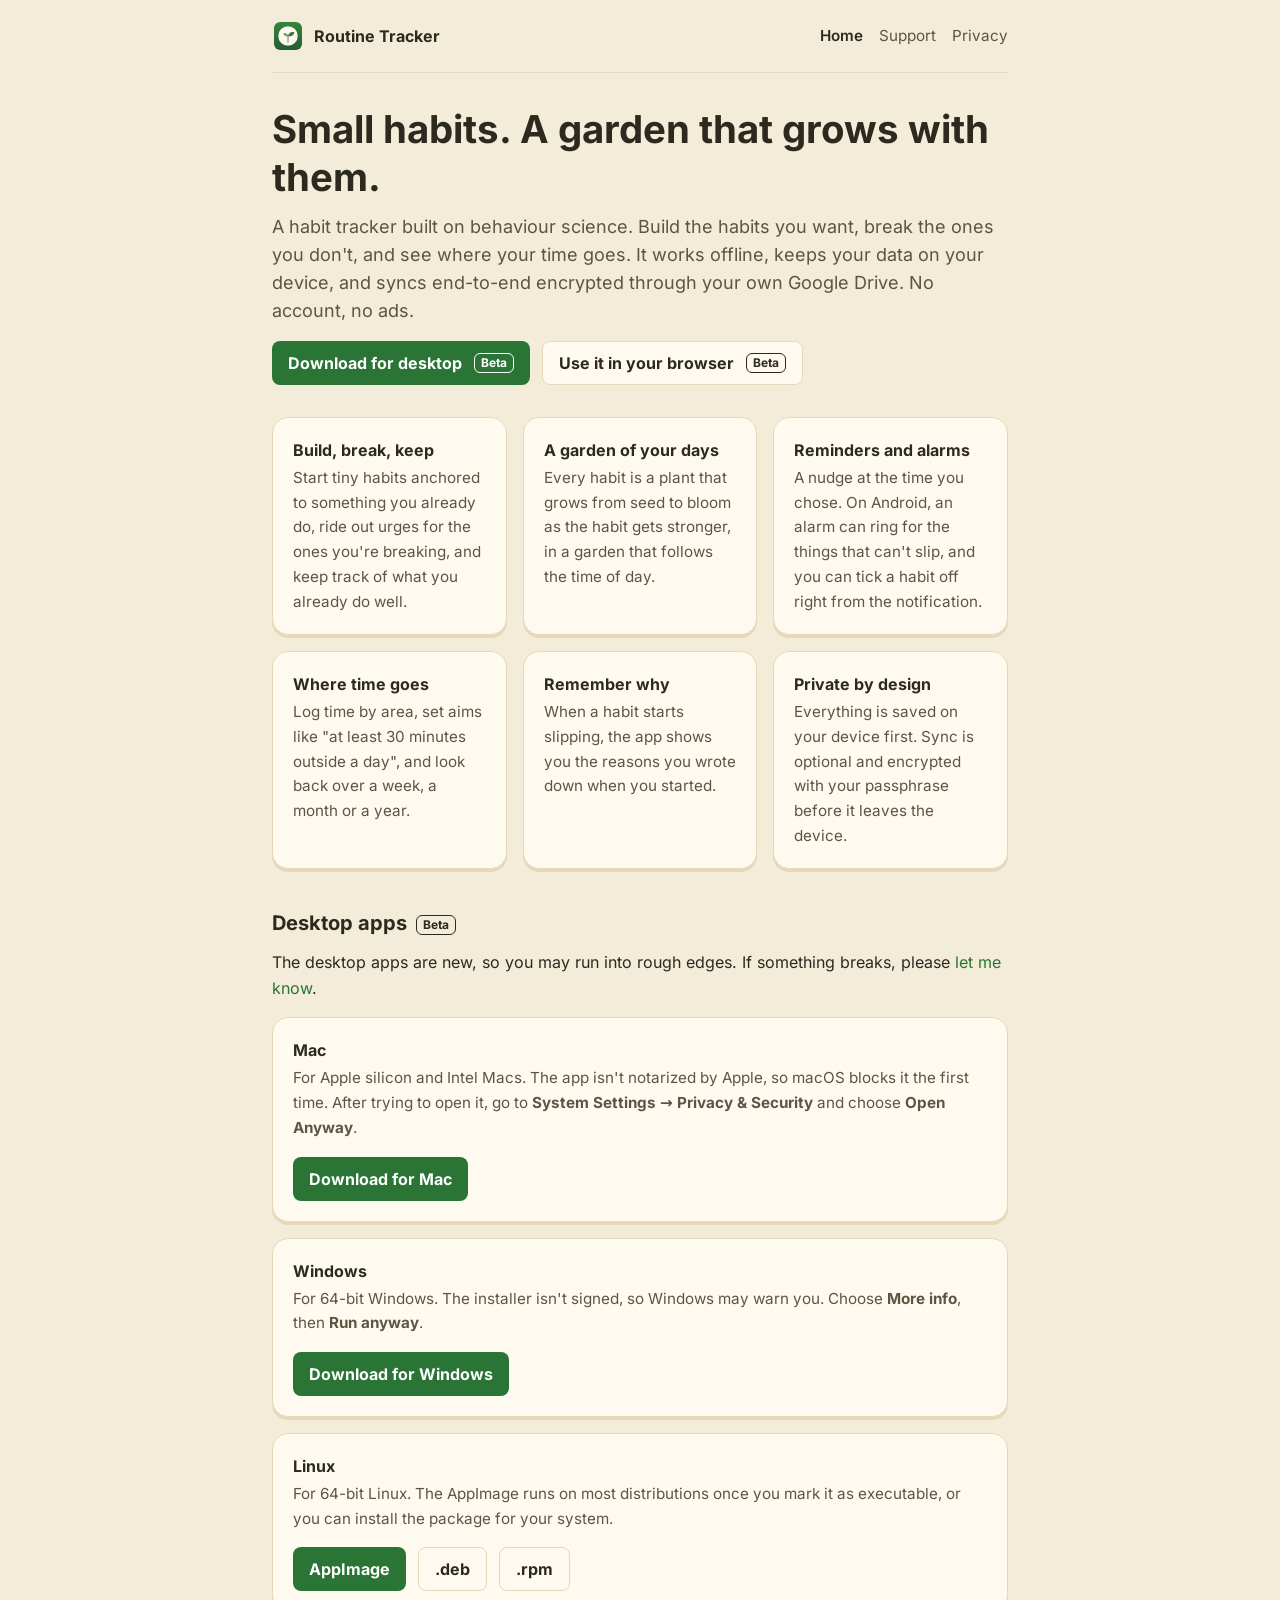
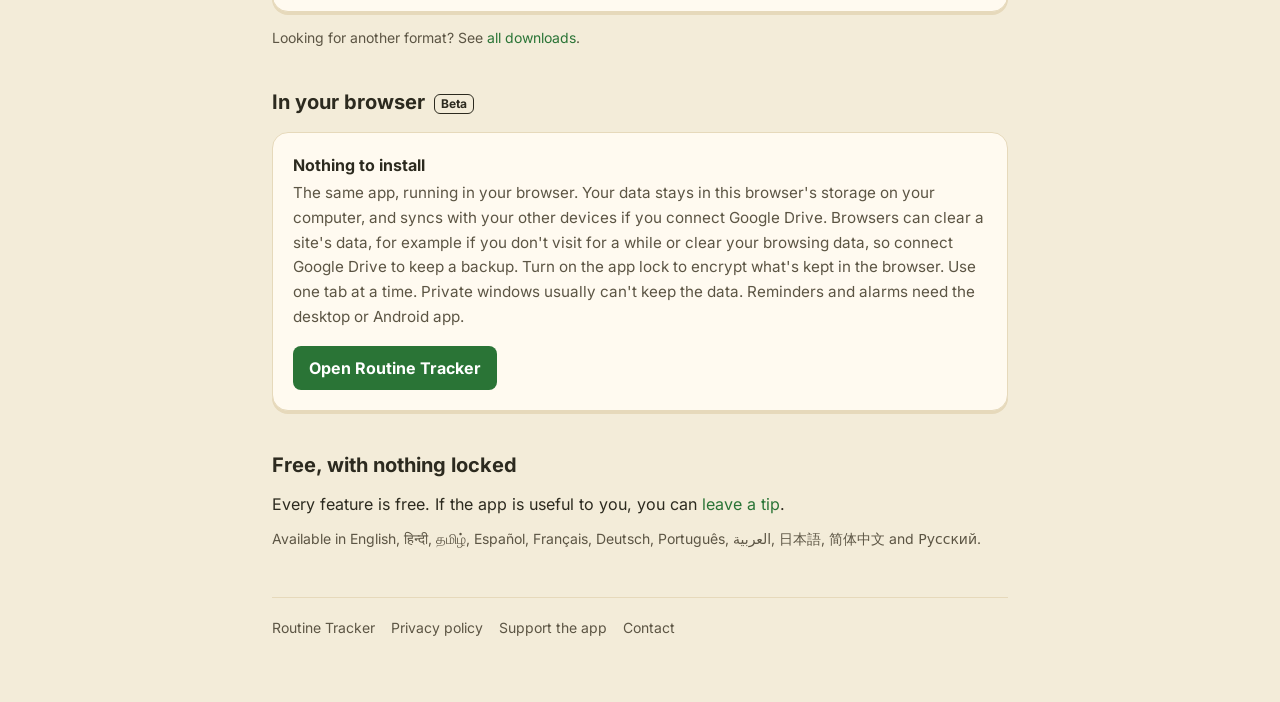
<file: index.html>
<!doctype html>
<html lang="en">

<head>
  <meta charset="utf-8">
  <meta name="viewport" content="width=device-width, initial-scale=1, viewport-fit=cover">
  <title>Routine Tracker</title>
  <meta name="description"
    content="A habit tracker built on behaviour science: offline, private, synced end-to-end encrypted through your own Google Drive.">
  <meta name="theme-color" content="#2a7436">
  <link rel="icon" href="icon.svg" type="image/svg+xml">
  <link rel="stylesheet" href="style.css">
</head>

<body>
  <div class="mx-auto max-w-3xl px-4 pb-16">
    <header class="mb-8 flex flex-wrap items-center gap-x-5 gap-y-3 border-b border-line py-5"><a
        class="me-auto flex items-center gap-2.5 font-bold text-fg no-underline hover:no-underline"
        href="index.html"><img class="size-8" src="icon.svg" alt="">Routine Tracker</a>
      <nav class="flex gap-4 text-[0.95rem]"><a class="font-semibold text-fg" href="index.html"
          aria-current="page">Home</a><a class="text-dim" href="support.html">Support</a><a class="text-dim"
          href="privacy.html">Privacy</a></nav>
    </header>
    <main>
      <h1 class="mb-3 text-[clamp(1.8rem,5vw,2.4rem)] leading-tight font-bold">Small habits. A garden that grows with
        them.</h1>
      <p class="text-lg text-dim">A habit tracker built on behaviour science. Build the habits you want, break the ones
        you don't, and see where your time goes. It works offline, keeps your data on your device, and syncs end-to-end
        encrypted through your own Google Drive. No account, no ads.</p>
      <div class="actions mb-8">
        <!-- Put back once listed (see README.md):
  <a class="btn" href="PLAY_STORE_URL">Get it on Google Play</a>
  -->
        <a class="btn" href="#desktop">Download for desktop <span class="badge">Beta</span></a>
        <a class="btn-outline" href="#browser">Use it in your browser <span class="badge">Beta</span></a>
      </div>
      <div class="grid grid-cols-[repeat(auto-fit,minmax(14rem,1fr))] gap-4">
        <div class="card">
          <h3>Build, break, keep</h3>
          <p>Start tiny habits anchored to something you already do, ride out urges for the ones you're breaking, and
            keep track of what you already do well.</p>
        </div>
        <div class="card">
          <h3>A garden of your days</h3>
          <p>Every habit is a plant that grows from seed to bloom as the habit gets stronger, in a garden that follows
            the time of day.</p>
        </div>
        <div class="card">
          <h3>Reminders and alarms</h3>
          <p>A nudge at the time you chose. On Android, an alarm can ring for the things that can't slip, and you can
            tick a habit off right from the notification.</p>
        </div>
        <div class="card">
          <h3>Where time goes</h3>
          <p>Log time by area, set aims like "at least 30 minutes outside a day", and look back over a week, a month or
            a year.</p>
        </div>
        <div class="card">
          <h3>Remember why</h3>
          <p>When a habit starts slipping, the app shows you the reasons you wrote down when you started.</p>
        </div>
        <div class="card">
          <h3>Private by design</h3>
          <p>Everything is saved on your device first. Sync is optional and encrypted with your passphrase before it
            leaves the device.</p>
        </div>
      </div>

      <h2 id="desktop">Desktop apps <span class="badge">Beta</span></h2>
      <p>The desktop apps are new, so you may run into rough edges. If something breaks, please <a
          href="mailto:vasanth260m12@gmail.com">let me know</a>.</p>
      <div class="card my-4">
        <h3>Mac</h3>
        <p>For Apple silicon and Intel Macs. The app isn't notarized by Apple, so macOS blocks it the first time. After
          trying to open it, go to <b>System Settings → Privacy &amp; Security</b> and choose <b>Open Anyway</b>.</p>
        <div class="actions"><a class="btn"
            href="https://github.com/VasanthakumarV/RoutineTracker/releases/download/v0.2.0-beta.1/Routine.Tracker_0.2.0_universal.dmg">Download
            for Mac</a></div>
      </div>
      <div class="card my-4">
        <h3>Windows</h3>
        <p>For 64-bit Windows. The installer isn't signed, so Windows may warn you. Choose <b>More info</b>, then <b>Run
            anyway</b>.</p>
        <div class="actions"><a class="btn"
            href="https://github.com/VasanthakumarV/RoutineTracker/releases/download/v0.2.0-beta.1/Routine.Tracker_0.2.0_x64-setup.exe">Download
            for Windows</a></div>
      </div>
      <div class="card my-4">
        <h3>Linux</h3>
        <p>For 64-bit Linux. The AppImage runs on most distributions once you mark it as executable, or you can install
          the package for your system.</p>
        <div class="actions">
          <a class="btn"
            href="https://github.com/VasanthakumarV/RoutineTracker/releases/download/v0.2.0-beta.1/Routine.Tracker_0.2.0_amd64.AppImage">AppImage</a>
          <a class="btn-outline"
            href="https://github.com/VasanthakumarV/RoutineTracker/releases/download/v0.2.0-beta.1/Routine.Tracker_0.2.0_amd64.deb">.deb</a>
          <a class="btn-outline"
            href="https://github.com/VasanthakumarV/RoutineTracker/releases/download/v0.2.0-beta.1/Routine.Tracker-0.2.0-1.x86_64.rpm">.rpm</a>
        </div>
      </div>
      <p class="text-sm text-dim">Looking for another format? See <a
          href="https://github.com/VasanthakumarV/RoutineTracker/releases">all downloads</a>.</p>

      <h2 id="browser">In your browser <span class="badge">Beta</span></h2>
      <div class="card my-4">
        <h3>Nothing to install</h3>
        <p>The same app, running in your browser. Your data stays in this browser's storage on your computer, and syncs
          with your other devices if you connect Google Drive. Browsers can clear a site's data, for example if you
          don't visit for a while or clear your browsing data, so connect Google Drive to keep a backup. Turn on the app
          lock to encrypt what's kept in the browser. Use one tab at a time. Private windows usually can't keep the
          data. Reminders and alarms need the desktop or Android app.</p>
        <div class="actions"><a class="btn" href="app/">Open Routine Tracker</a></div>
      </div>

      <h2>Free, with nothing locked</h2>
      <p>Every feature is free. If the app is useful to you, you can <a href="support.html">leave a tip</a>.</p>
      <p class="text-sm text-dim">Available in English, हिन्दी, தமிழ், Español, Français, Deutsch, Português, العربية,
        日本語, 简体中文 and Русский.</p>
    </main>
    <footer class="mt-12 flex flex-wrap gap-4 border-t border-line pt-5 text-sm text-dim"><span>Routine Tracker</span><a
        class="text-dim" href="privacy.html">Privacy policy</a><a class="text-dim" href="support.html">Support the
        app</a><a class="text-dim" href="mailto:vasanth260m12@gmail.com">Contact</a></footer>
  </div>
</body>

</html>
</file>
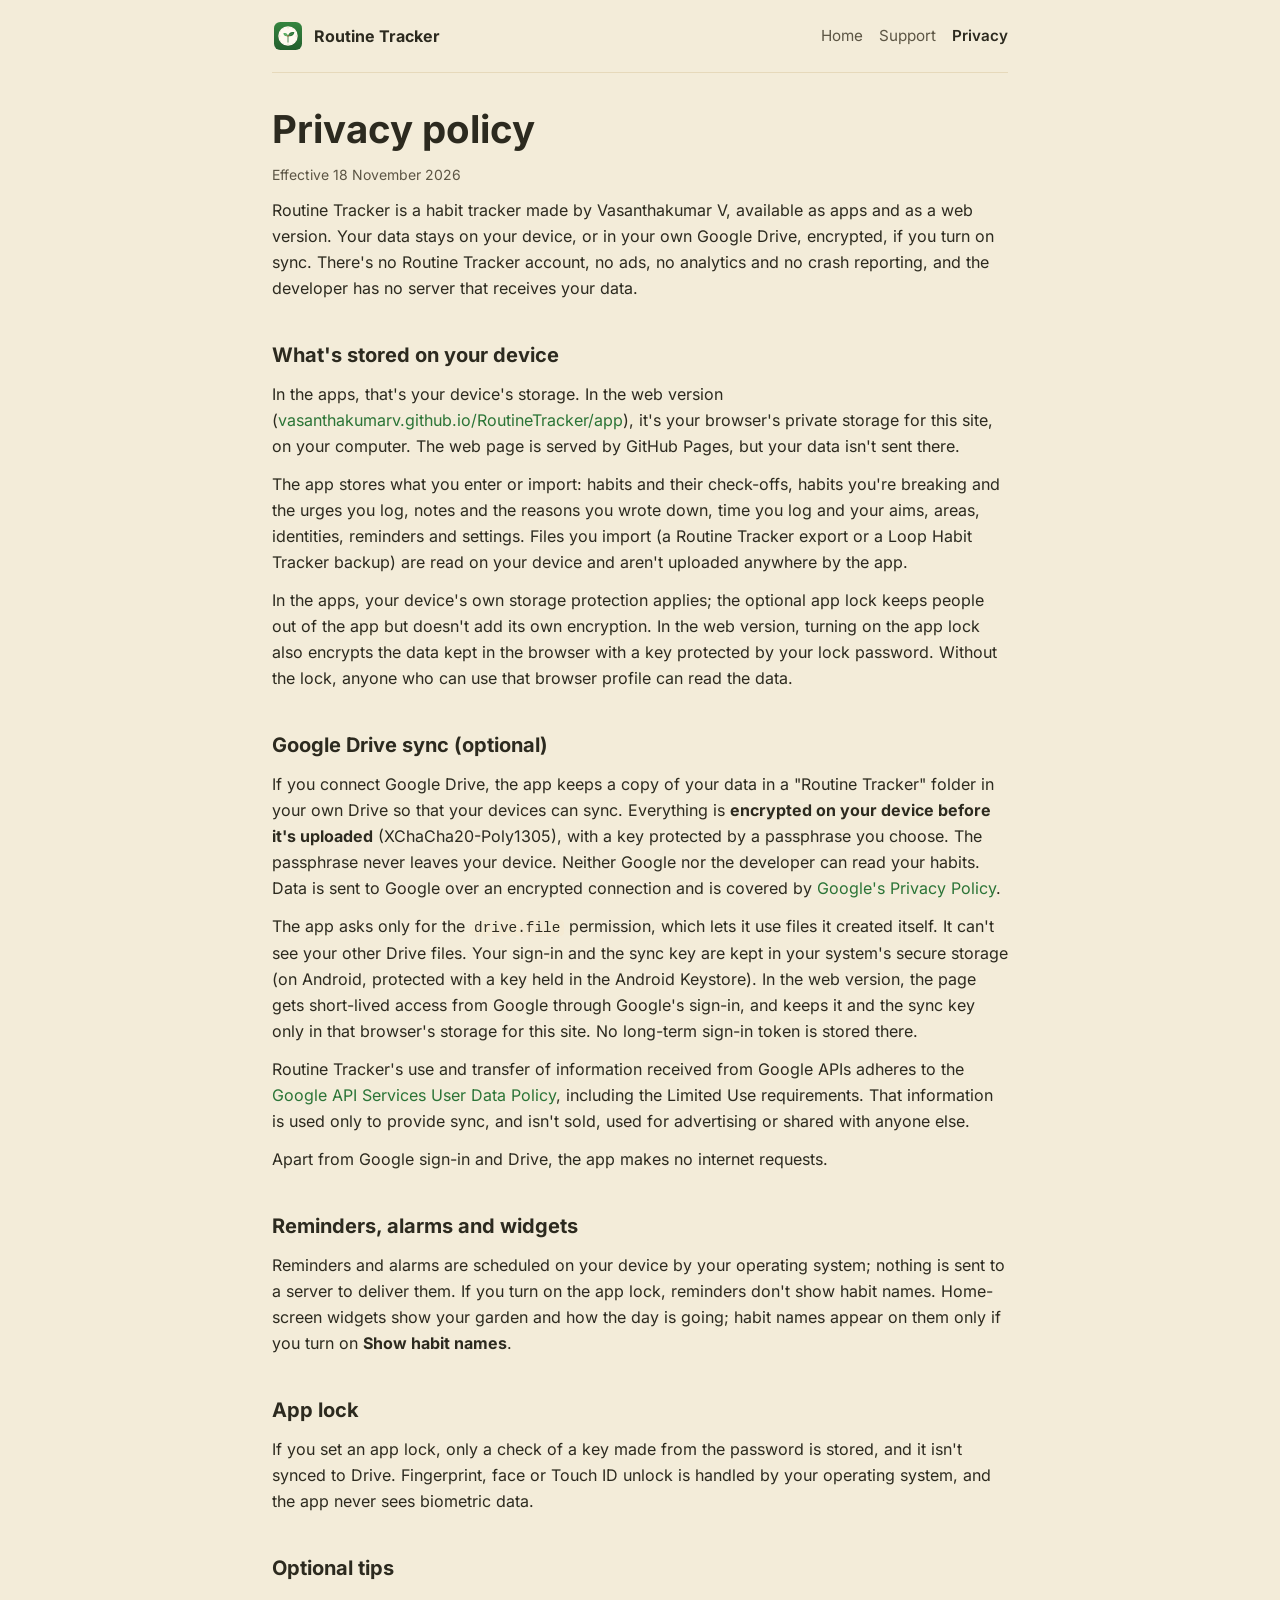
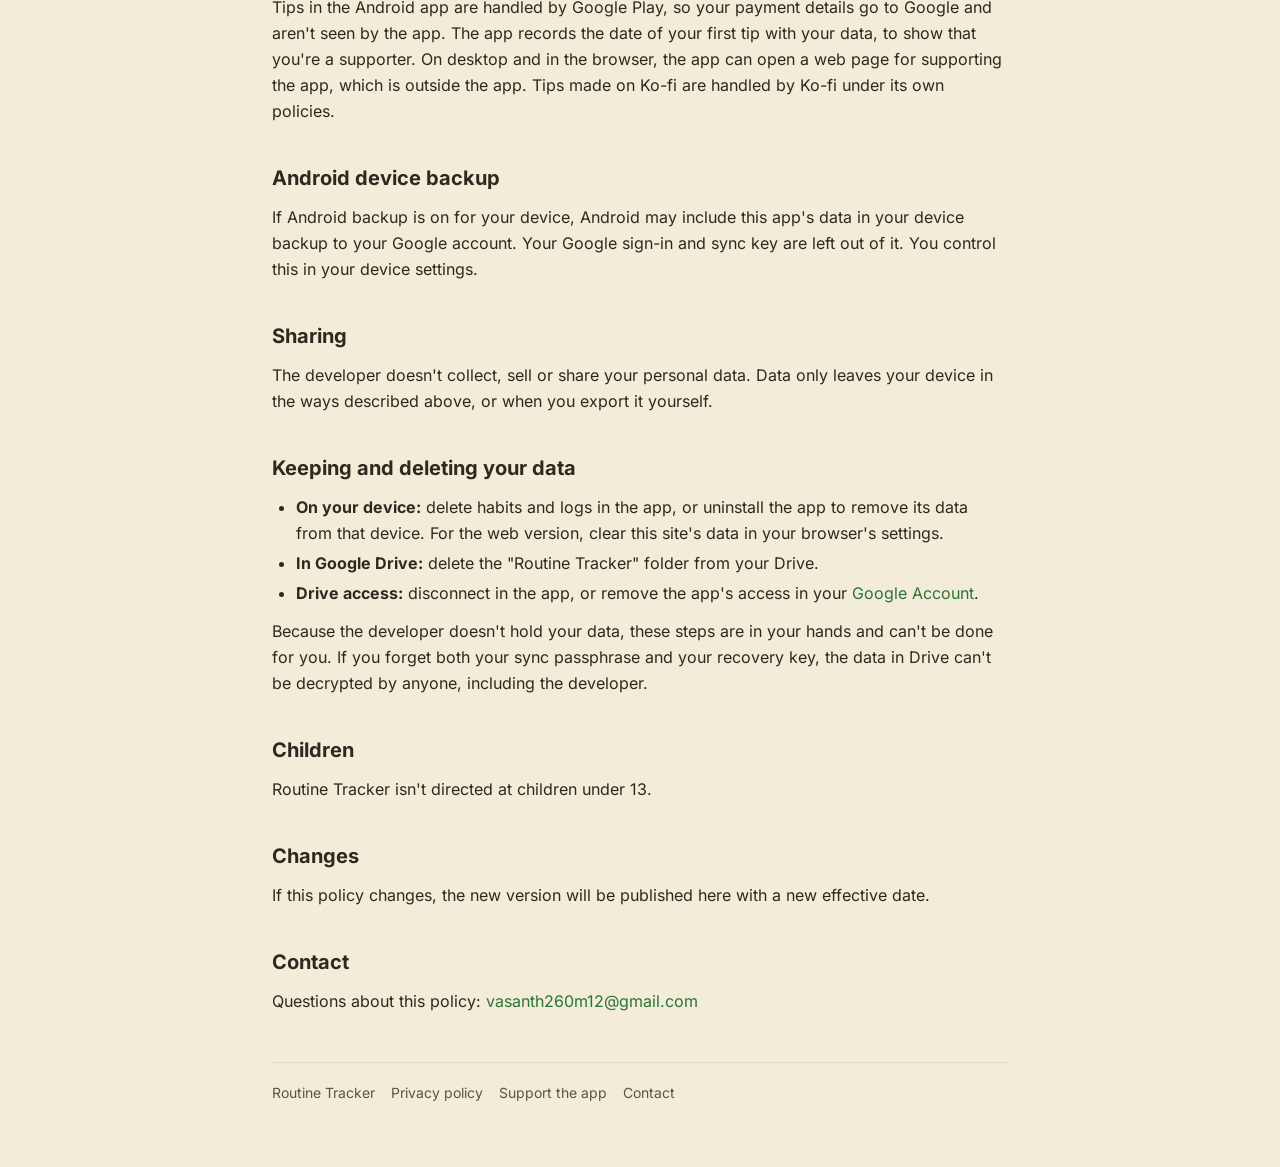
<file: privacy.html>
<!doctype html>
<html lang="en">
<head>
<meta charset="utf-8">
<meta name="viewport" content="width=device-width, initial-scale=1, viewport-fit=cover">
<title>Privacy Policy · Routine Tracker</title>
<meta name="description" content="How Routine Tracker handles your data: stored on your device, optionally synced end-to-end encrypted through your own Google Drive.">
<meta name="theme-color" content="#2a7436">
<link rel="icon" href="icon.svg" type="image/svg+xml">
<link rel="stylesheet" href="style.css">
</head>
<body>
<div class="mx-auto max-w-3xl px-4 pb-16">
<header class="mb-8 flex flex-wrap items-center gap-x-5 gap-y-3 border-b border-line py-5"><a class="me-auto flex items-center gap-2.5 font-bold text-fg no-underline hover:no-underline" href="index.html"><img class="size-8" src="icon.svg" alt="">Routine Tracker</a><nav class="flex gap-4 text-[0.95rem]"><a class="text-dim" href="index.html">Home</a><a class="text-dim" href="support.html">Support</a><a class="font-semibold text-fg" href="privacy.html" aria-current="page">Privacy</a></nav></header>
<main>
<h1 class="mb-3 text-[clamp(1.8rem,5vw,2.4rem)] leading-tight font-bold">Privacy policy</h1>
<p class="text-sm text-dim">Effective 18 November 2026</p>

<p>Routine Tracker is a habit tracker made by Vasanthakumar V, available as apps and as a web version. Your data stays on your device, or in your own Google Drive, encrypted, if you turn on sync. There's no Routine Tracker account, no ads, no analytics and no crash reporting, and the developer has no server that receives your data.</p>

<h2>What's stored on your device</h2>
<p>In the apps, that's your device's storage. In the web version (<a href="app/">vasanthakumarv.github.io/RoutineTracker/app</a>), it's your browser's private storage for this site, on your computer. The web page is served by GitHub Pages, but your data isn't sent there.</p>
<p>The app stores what you enter or import: habits and their check-offs, habits you're breaking and the urges you log, notes and the reasons you wrote down, time you log and your aims, areas, identities, reminders and settings. Files you import (a Routine Tracker export or a Loop Habit Tracker backup) are read on your device and aren't uploaded anywhere by the app.</p>
<p>In the apps, your device's own storage protection applies; the optional app lock keeps people out of the app but doesn't add its own encryption. In the web version, turning on the app lock also encrypts the data kept in the browser with a key protected by your lock password. Without the lock, anyone who can use that browser profile can read the data.</p>

<h2>Google Drive sync (optional)</h2>
<p>If you connect Google Drive, the app keeps a copy of your data in a "Routine Tracker" folder in your own Drive so that your devices can sync. Everything is <strong>encrypted on your device before it's uploaded</strong> (XChaCha20-Poly1305), with a key protected by a passphrase you choose. The passphrase never leaves your device. Neither Google nor the developer can read your habits. Data is sent to Google over an encrypted connection and is covered by <a href="https://policies.google.com/privacy">Google's Privacy Policy</a>.</p>
<p>The app asks only for the <code>drive.file</code> permission, which lets it use files it created itself. It can't see your other Drive files. Your sign-in and the sync key are kept in your system's secure storage (on Android, protected with a key held in the Android Keystore). In the web version, the page gets short-lived access from Google through Google's sign-in, and keeps it and the sync key only in that browser's storage for this site. No long-term sign-in token is stored there.</p>
<p>Routine Tracker's use and transfer of information received from Google APIs adheres to the <a href="https://developers.google.com/terms/api-services-user-data-policy">Google API Services User Data Policy</a>, including the Limited Use requirements. That information is used only to provide sync, and isn't sold, used for advertising or shared with anyone else.</p>
<p>Apart from Google sign-in and Drive, the app makes no internet requests.</p>

<h2>Reminders, alarms and widgets</h2>
<p>Reminders and alarms are scheduled on your device by your operating system; nothing is sent to a server to deliver them. If you turn on the app lock, reminders don't show habit names. Home-screen widgets show your garden and how the day is going; habit names appear on them only if you turn on <b>Show habit names</b>.</p>

<h2>App lock</h2>
<p>If you set an app lock, only a check of a key made from the password is stored, and it isn't synced to Drive. Fingerprint, face or Touch ID unlock is handled by your operating system, and the app never sees biometric data.</p>

<h2>Optional tips</h2>
<p>Tips in the Android app are handled by Google Play, so your payment details go to Google and aren't seen by the app. The app records the date of your first tip with your data, to show that you're a supporter. On desktop and in the browser, the app can open a web page for supporting the app, which is outside the app. Tips made on Ko-fi are handled by Ko-fi under its own policies.</p>

<h2>Android device backup</h2>
<p>If Android backup is on for your device, Android may include this app's data in your device backup to your Google account. Your Google sign-in and sync key are left out of it. You control this in your device settings.</p>

<h2>Sharing</h2>
<p>The developer doesn't collect, sell or share your personal data. Data only leaves your device in the ways described above, or when you export it yourself.</p>

<h2>Keeping and deleting your data</h2>
<ul>
  <li><strong>On your device:</strong> delete habits and logs in the app, or uninstall the app to remove its data from that device. For the web version, clear this site's data in your browser's settings.</li>
  <li><strong>In Google Drive:</strong> delete the "Routine Tracker" folder from your Drive.</li>
  <li><strong>Drive access:</strong> disconnect in the app, or remove the app's access in your <a href="https://myaccount.google.com/connections">Google Account</a>.</li>
</ul>
<p>Because the developer doesn't hold your data, these steps are in your hands and can't be done for you. If you forget both your sync passphrase and your recovery key, the data in Drive can't be decrypted by anyone, including the developer.</p>

<h2>Children</h2>
<p>Routine Tracker isn't directed at children under 13.</p>

<h2>Changes</h2>
<p>If this policy changes, the new version will be published here with a new effective date.</p>

<h2>Contact</h2>
<p>Questions about this policy: <a href="mailto:vasanth260m12@gmail.com">vasanth260m12@gmail.com</a></p>
</main>
<footer class="mt-12 flex flex-wrap gap-4 border-t border-line pt-5 text-sm text-dim"><span>Routine Tracker</span><a class="text-dim" href="privacy.html">Privacy policy</a><a class="text-dim" href="support.html">Support the app</a><a class="text-dim" href="mailto:vasanth260m12@gmail.com">Contact</a></footer>
</div>
</body>
</html>
</file>
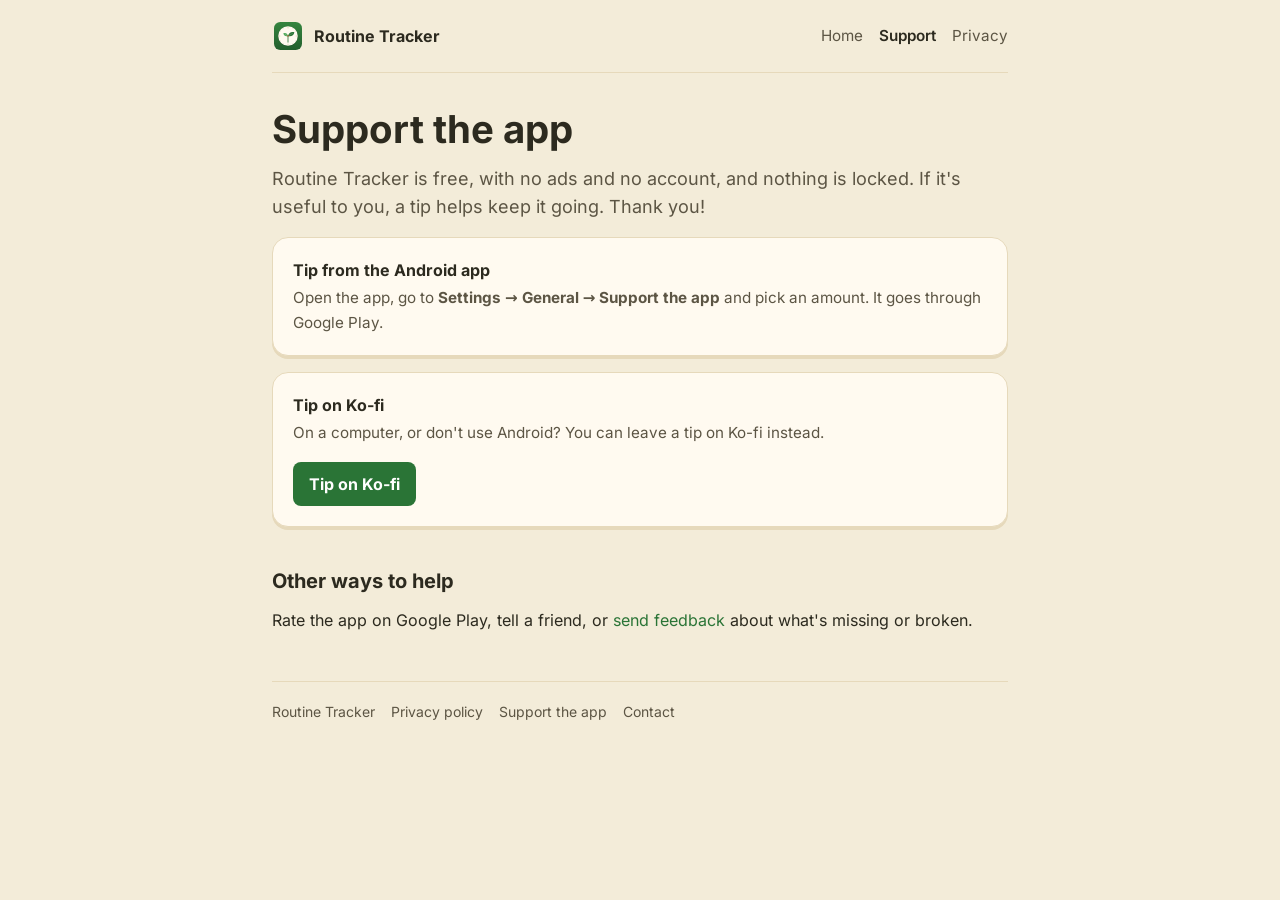
<file: support.html>
<!doctype html>
<html lang="en">
<head>
<meta charset="utf-8">
<meta name="viewport" content="width=device-width, initial-scale=1, viewport-fit=cover">
<title>Support Routine Tracker</title>
<meta name="description" content="Leave an optional tip for Routine Tracker through Google Play or Ko-fi.">
<meta name="theme-color" content="#2a7436">
<link rel="icon" href="icon.svg" type="image/svg+xml">
<link rel="stylesheet" href="style.css">
</head>
<body>
<div class="mx-auto max-w-3xl px-4 pb-16">
<header class="mb-8 flex flex-wrap items-center gap-x-5 gap-y-3 border-b border-line py-5"><a class="me-auto flex items-center gap-2.5 font-bold text-fg no-underline hover:no-underline" href="index.html"><img class="size-8" src="icon.svg" alt="">Routine Tracker</a><nav class="flex gap-4 text-[0.95rem]"><a class="text-dim" href="index.html">Home</a><a class="font-semibold text-fg" href="support.html" aria-current="page">Support</a><a class="text-dim" href="privacy.html">Privacy</a></nav></header>
<main>
<h1 class="mb-3 text-[clamp(1.8rem,5vw,2.4rem)] leading-tight font-bold">Support the app</h1>
<p class="text-lg text-dim">Routine Tracker is free, with no ads and no account, and nothing is locked. If it's useful to you, a tip helps keep it going. Thank you!</p>
<div class="card my-4">
  <h3>Tip from the Android app</h3>
  <p>Open the app, go to <b>Settings → General → Support the app</b> and pick an amount. It goes through Google Play.</p>
  <!-- Put back once listed (see README.md):
  <div class="actions"><a class="btn" href="PLAY_STORE_URL">Get it on Google Play</a></div>
  -->
</div>
<div class="card my-4">
  <h3>Tip on Ko-fi</h3>
  <p>On a computer, or don't use Android? You can leave a tip on Ko-fi instead.</p>
  <div class="actions"><a class="btn" href="https://ko-fi.com/vasanthakumarv">Tip on Ko-fi</a></div>
</div>
<h2>Other ways to help</h2>
<p>Rate the app on Google Play, tell a friend, or <a href="mailto:vasanth260m12@gmail.com">send feedback</a> about what's missing or broken.</p>
</main>
<footer class="mt-12 flex flex-wrap gap-4 border-t border-line pt-5 text-sm text-dim"><span>Routine Tracker</span><a class="text-dim" href="privacy.html">Privacy policy</a><a class="text-dim" href="support.html">Support the app</a><a class="text-dim" href="mailto:vasanth260m12@gmail.com">Contact</a></footer>
</div>
</body>
</html>
</file>
<file: style.css>
/*! tailwindcss v4.3.5 | MIT License | https://tailwindcss.com */
@layer properties{@supports (((-webkit-hyphens:none)) and (not (margin-trim:block))) or ((-moz-orient:inline) and (not (color:rgb(from red r g b)))){*,:before,:after,::backdrop{--tw-border-style:solid;--tw-leading:initial;--tw-font-weight:initial;--tw-shadow:0 0 #0000;--tw-shadow-color:initial;--tw-shadow-alpha:100%;--tw-inset-shadow:0 0 #0000;--tw-inset-shadow-color:initial;--tw-inset-shadow-alpha:100%;--tw-ring-color:initial;--tw-ring-shadow:0 0 #0000;--tw-inset-ring-color:initial;--tw-inset-ring-shadow:0 0 #0000;--tw-ring-inset:initial;--tw-ring-offset-width:0px;--tw-ring-offset-color:#fff;--tw-ring-offset-shadow:0 0 #0000;--tw-space-y-reverse:0;--tw-blur:initial;--tw-brightness:initial;--tw-contrast:initial;--tw-grayscale:initial;--tw-hue-rotate:initial;--tw-invert:initial;--tw-opacity:initial;--tw-saturate:initial;--tw-sepia:initial;--tw-drop-shadow:initial;--tw-drop-shadow-color:initial;--tw-drop-shadow-alpha:100%;--tw-drop-shadow-size:initial}}}@layer theme{:root,:host{--font-sans:"Inter", system-ui, -apple-system, "Segoe UI", Roboto, "Noto Sans", sans-serif;--font-mono:ui-monospace, SFMono-Regular, Menlo, Monaco, Consolas, "Liberation Mono", "Courier New", monospace;--spacing:.25rem;--container-3xl:48rem;--text-xs:.75rem;--text-xs--line-height:calc(1 / .75);--text-sm:.875rem;--text-sm--line-height:calc(1.25 / .875);--text-base:1rem;--text-base--line-height:calc(1.5 / 1);--text-lg:1.125rem;--text-lg--line-height:calc(1.75 / 1.125);--text-xl:1.25rem;--text-xl--line-height:calc(1.75 / 1.25);--font-weight-semibold:600;--font-weight-bold:700;--leading-tight:1.25;--leading-normal:1.5;--leading-relaxed:1.625;--radius-md:.375rem;--radius-lg:.5rem;--radius-2xl:1rem;--default-font-family:var(--font-sans);--default-mono-font-family:var(--font-mono)}}@layer base{*,:after,:before,::backdrop{box-sizing:border-box;border:0 solid;margin:0;padding:0}::file-selector-button{box-sizing:border-box;border:0 solid;margin:0;padding:0}html,:host{-webkit-text-size-adjust:100%;tab-size:4;line-height:1.5;font-family:var(--default-font-family,-apple-system, BlinkMacSystemFont, "Segoe UI", Roboto, "Helvetica Neue", "Noto Sans", Arial, sans-serif, "Apple Color Emoji", "Segoe UI Emoji", "Segoe UI Symbol", "Noto Color Emoji");font-feature-settings:var(--default-font-feature-settings,normal);font-variation-settings:var(--default-font-variation-settings,normal);-webkit-tap-highlight-color:transparent}hr{height:0;color:inherit;border-top-width:1px}abbr:where([title]){-webkit-text-decoration:underline dotted;text-decoration:underline dotted}h1,h2,h3,h4,h5,h6{font-size:inherit;font-weight:inherit}a{color:inherit;-webkit-text-decoration:inherit;-webkit-text-decoration:inherit;-webkit-text-decoration:inherit;text-decoration:inherit}b,strong{font-weight:bolder}code,kbd,samp,pre{font-family:var(--default-mono-font-family,ui-monospace, SFMono-Regular, Menlo, Monaco, Consolas, "Liberation Mono", "Courier New", monospace);font-feature-settings:var(--default-mono-font-feature-settings,normal);font-variation-settings:var(--default-mono-font-variation-settings,normal);font-size:1em}small{font-size:80%}sub,sup{vertical-align:baseline;font-size:75%;line-height:0;position:relative}sub{bottom:-.25em}sup{top:-.5em}table{text-indent:0;border-color:inherit;border-collapse:collapse}:-moz-focusring:where(:not(iframe)){outline:auto}progress{vertical-align:baseline}summary{display:list-item}ol,ul,menu{list-style:none}img,svg,video,canvas,audio,iframe,embed,object{vertical-align:middle;display:block}img,video{max-width:100%;height:auto}button,input,select,optgroup,textarea{font:inherit;font-feature-settings:inherit;font-variation-settings:inherit;letter-spacing:inherit;color:inherit;opacity:1;background-color:#0000;border-radius:0}::file-selector-button{font:inherit;font-feature-settings:inherit;font-variation-settings:inherit;letter-spacing:inherit;color:inherit;opacity:1;background-color:#0000;border-radius:0}:where(select:is([multiple],[size])) optgroup{font-weight:bolder}:where(select:is([multiple],[size])) optgroup option{padding-inline-start:20px}::file-selector-button{margin-inline-end:4px}::placeholder{opacity:1}@supports (not ((-webkit-appearance:-apple-pay-button))) or (contain-intrinsic-size:1px){::placeholder{color:currentColor}@supports (color:color-mix(in lab, red, red)){::placeholder{color:color-mix(in oklab, currentcolor 50%, transparent)}}}textarea{resize:vertical}::-webkit-search-decoration{-webkit-appearance:none}::-webkit-date-and-time-value{min-height:1lh;text-align:inherit}::-webkit-datetime-edit{display:inline-flex}::-webkit-datetime-edit-fields-wrapper{padding:0}::-webkit-datetime-edit{padding-block:0}::-webkit-datetime-edit-year-field{padding-block:0}::-webkit-datetime-edit-month-field{padding-block:0}::-webkit-datetime-edit-day-field{padding-block:0}::-webkit-datetime-edit-hour-field{padding-block:0}::-webkit-datetime-edit-minute-field{padding-block:0}::-webkit-datetime-edit-second-field{padding-block:0}::-webkit-datetime-edit-millisecond-field{padding-block:0}::-webkit-datetime-edit-meridiem-field{padding-block:0}::-webkit-calendar-picker-indicator{line-height:1}:-moz-ui-invalid{box-shadow:none}button,input:where([type=button],[type=reset],[type=submit]){appearance:button}::file-selector-button{appearance:button}::-webkit-inner-spin-button{height:auto}::-webkit-outer-spin-button{height:auto}[hidden]:where(:not([hidden=until-found])){display:none!important}html{font-feature-settings:"cv11", "ss01"}body{background-color:var(--canvas);font-family:var(--font-sans);--tw-leading:var(--leading-relaxed);line-height:var(--leading-relaxed);color:var(--fg);-webkit-font-smoothing:antialiased;-moz-osx-font-smoothing:grayscale}a{color:var(--accent);text-underline-offset:2px}@media (hover:hover){a:hover{text-decoration-line:underline}}h2{margin-top:calc(var(--spacing) * 10);margin-bottom:calc(var(--spacing) * 2);font-size:var(--text-xl);line-height:var(--tw-leading,var(--text-xl--line-height));--tw-font-weight:var(--font-weight-bold);font-weight:var(--font-weight-bold)}h2[id]{scroll-margin-top:1rem}main p{margin-block:calc(var(--spacing) * 3)}main ul{margin-block:calc(var(--spacing) * 3);list-style-type:disc}:where(main ul>:not(:last-child)){--tw-space-y-reverse:0;margin-block-start:calc(var(--spacing) * var(--tw-space-y-reverse));margin-block-end:calc(var(--spacing) * calc(1 - var(--tw-space-y-reverse)))}main ul{padding-inline-start:calc(var(--spacing) * 6)}code{background-color:var(--raised);padding-inline:var(--spacing);border-radius:.25rem;font-size:.9em}}@layer components{.card{border-radius:var(--radius-2xl);border-style:var(--tw-border-style);border-width:1px;border-color:var(--line);background-color:var(--panel);padding:calc(var(--spacing) * 5);--tw-shadow:0 3px 0 var(--tw-shadow-color,var(--line));box-shadow:var(--tw-inset-shadow), var(--tw-inset-ring-shadow), var(--tw-ring-offset-shadow), var(--tw-ring-shadow), var(--tw-shadow)}.card h3{margin:0;margin-bottom:var(--spacing);font-size:var(--text-base);line-height:var(--tw-leading,var(--text-base--line-height));--tw-font-weight:var(--font-weight-bold);font-weight:var(--font-weight-bold)}.card p{color:var(--dim);margin:0;font-size:.95rem}.btn{min-height:calc(var(--spacing) * 11);align-items:center;gap:calc(var(--spacing) * 2);border-radius:var(--radius-lg);background-color:var(--accent);padding-inline:calc(var(--spacing) * 4);--tw-font-weight:var(--font-weight-bold);font-weight:var(--font-weight-bold);color:var(--on-accent);text-decoration-line:none;display:inline-flex}@media (hover:hover){.btn:hover{--tw-brightness:brightness(110%);filter:var(--tw-blur, ) var(--tw-brightness, ) var(--tw-contrast, ) var(--tw-grayscale, ) var(--tw-hue-rotate, ) var(--tw-invert, ) var(--tw-saturate, ) var(--tw-sepia, ) var(--tw-drop-shadow, );text-decoration-line:none}}.btn-outline{min-height:calc(var(--spacing) * 11);align-items:center;gap:calc(var(--spacing) * 2);border-radius:var(--radius-lg);border-style:var(--tw-border-style);border-width:1px;border-color:var(--line);background-color:var(--panel);padding-inline:calc(var(--spacing) * 4);--tw-font-weight:var(--font-weight-bold);font-weight:var(--font-weight-bold);color:var(--fg);text-decoration-line:none;display:inline-flex}@media (hover:hover){.btn-outline:hover{background-color:var(--raised);text-decoration-line:none}}.badge{border-radius:var(--radius-md);border-style:var(--tw-border-style);padding-inline:calc(var(--spacing) * 1.5);vertical-align:middle;font-size:var(--text-xs);line-height:var(--tw-leading,var(--text-xs--line-height));--tw-leading:var(--leading-normal);line-height:var(--leading-normal);--tw-font-weight:var(--font-weight-bold);font-weight:var(--font-weight-bold);border-width:1px;border-color:currentColor;margin-inline-start:var(--spacing);display:inline-block}.actions{margin-top:calc(var(--spacing) * 4);gap:calc(var(--spacing) * 3);flex-wrap:wrap;display:flex}}@layer utilities{.mx-auto{margin-inline:auto}.my-4{margin-block:calc(var(--spacing) * 4)}.me-auto{margin-inline-end:auto}.mt-12{margin-top:calc(var(--spacing) * 12)}.mb-3{margin-bottom:calc(var(--spacing) * 3)}.mb-8{margin-bottom:calc(var(--spacing) * 8)}.flex{display:flex}.grid{display:grid}.size-8{width:calc(var(--spacing) * 8);height:calc(var(--spacing) * 8)}.max-w-3xl{max-width:var(--container-3xl)}.grid-cols-\[repeat\(auto-fit\,minmax\(14rem\,1fr\)\)\]{grid-template-columns:repeat(auto-fit,minmax(14rem,1fr))}.flex-wrap{flex-wrap:wrap}.items-center{align-items:center}.gap-2\.5{gap:calc(var(--spacing) * 2.5)}.gap-4{gap:calc(var(--spacing) * 4)}.gap-x-5{column-gap:calc(var(--spacing) * 5)}.gap-y-3{row-gap:calc(var(--spacing) * 3)}.border-t{border-top-style:var(--tw-border-style);border-top-width:1px}.border-b{border-bottom-style:var(--tw-border-style);border-bottom-width:1px}.border-line{border-color:var(--line)}.px-4{padding-inline:calc(var(--spacing) * 4)}.py-5{padding-block:calc(var(--spacing) * 5)}.pt-5{padding-top:calc(var(--spacing) * 5)}.pb-16{padding-bottom:calc(var(--spacing) * 16)}.text-lg{font-size:var(--text-lg);line-height:var(--tw-leading,var(--text-lg--line-height))}.text-sm{font-size:var(--text-sm);line-height:var(--tw-leading,var(--text-sm--line-height))}.text-\[0\.95rem\]{font-size:.95rem}.text-\[clamp\(1\.8rem\,5vw\,2\.4rem\)\]{font-size:clamp(1.8rem,5vw,2.4rem)}.leading-tight{--tw-leading:var(--leading-tight);line-height:var(--leading-tight)}.font-bold{--tw-font-weight:var(--font-weight-bold);font-weight:var(--font-weight-bold)}.font-semibold{--tw-font-weight:var(--font-weight-semibold);font-weight:var(--font-weight-semibold)}.text-dim{color:var(--dim)}.text-fg{color:var(--fg)}.no-underline{text-decoration-line:none}.ring{--tw-ring-shadow:var(--tw-ring-inset, ) 0 0 0 calc(1px + var(--tw-ring-offset-width)) var(--tw-ring-color,currentcolor);box-shadow:var(--tw-inset-shadow), var(--tw-inset-ring-shadow), var(--tw-ring-offset-shadow), var(--tw-ring-shadow), var(--tw-shadow)}@media (hover:hover){.hover\:no-underline:hover{text-decoration-line:none}}}@font-face{font-family:Inter;font-style:normal;font-display:swap;font-weight:100 900;src:url(inter-latin-wght-normal.woff2)format("woff2-variations")}:root{color-scheme:light dark;--canvas:#f3ecd9;--panel:#fffaf0;--raised:#f4ead3;--line:#e6d9bb;--fg:#2c2a1f;--dim:#5c5544;--accent:#2a7436;--on-accent:#fff}@media (prefers-color-scheme:dark){:root{--canvas:#162023;--panel:#1e2b2e;--raised:#27373a;--line:#32464a;--fg:#f3eddc;--dim:#c2bba6;--accent:#86d98f;--on-accent:#0f2414}}@property --tw-border-style{syntax:"*";inherits:false;initial-value:solid}@property --tw-leading{syntax:"*";inherits:false}@property --tw-font-weight{syntax:"*";inherits:false}@property --tw-shadow{syntax:"*";inherits:false;initial-value:0 0 #0000}@property --tw-shadow-color{syntax:"*";inherits:false}@property --tw-shadow-alpha{syntax:"<percentage>";inherits:false;initial-value:100%}@property --tw-inset-shadow{syntax:"*";inherits:false;initial-value:0 0 #0000}@property --tw-inset-shadow-color{syntax:"*";inherits:false}@property --tw-inset-shadow-alpha{syntax:"<percentage>";inherits:false;initial-value:100%}@property --tw-ring-color{syntax:"*";inherits:false}@property --tw-ring-shadow{syntax:"*";inherits:false;initial-value:0 0 #0000}@property --tw-inset-ring-color{syntax:"*";inherits:false}@property --tw-inset-ring-shadow{syntax:"*";inherits:false;initial-value:0 0 #0000}@property --tw-ring-inset{syntax:"*";inherits:false}@property --tw-ring-offset-width{syntax:"<length>";inherits:false;initial-value:0}@property --tw-ring-offset-color{syntax:"*";inherits:false;initial-value:#fff}@property --tw-ring-offset-shadow{syntax:"*";inherits:false;initial-value:0 0 #0000}@property --tw-space-y-reverse{syntax:"*";inherits:false;initial-value:0}@property --tw-blur{syntax:"*";inherits:false}@property --tw-brightness{syntax:"*";inherits:false}@property --tw-contrast{syntax:"*";inherits:false}@property --tw-grayscale{syntax:"*";inherits:false}@property --tw-hue-rotate{syntax:"*";inherits:false}@property --tw-invert{syntax:"*";inherits:false}@property --tw-opacity{syntax:"*";inherits:false}@property --tw-saturate{syntax:"*";inherits:false}@property --tw-sepia{syntax:"*";inherits:false}@property --tw-drop-shadow{syntax:"*";inherits:false}@property --tw-drop-shadow-color{syntax:"*";inherits:false}@property --tw-drop-shadow-alpha{syntax:"<percentage>";inherits:false;initial-value:100%}@property --tw-drop-shadow-size{syntax:"*";inherits:false}
</file>
